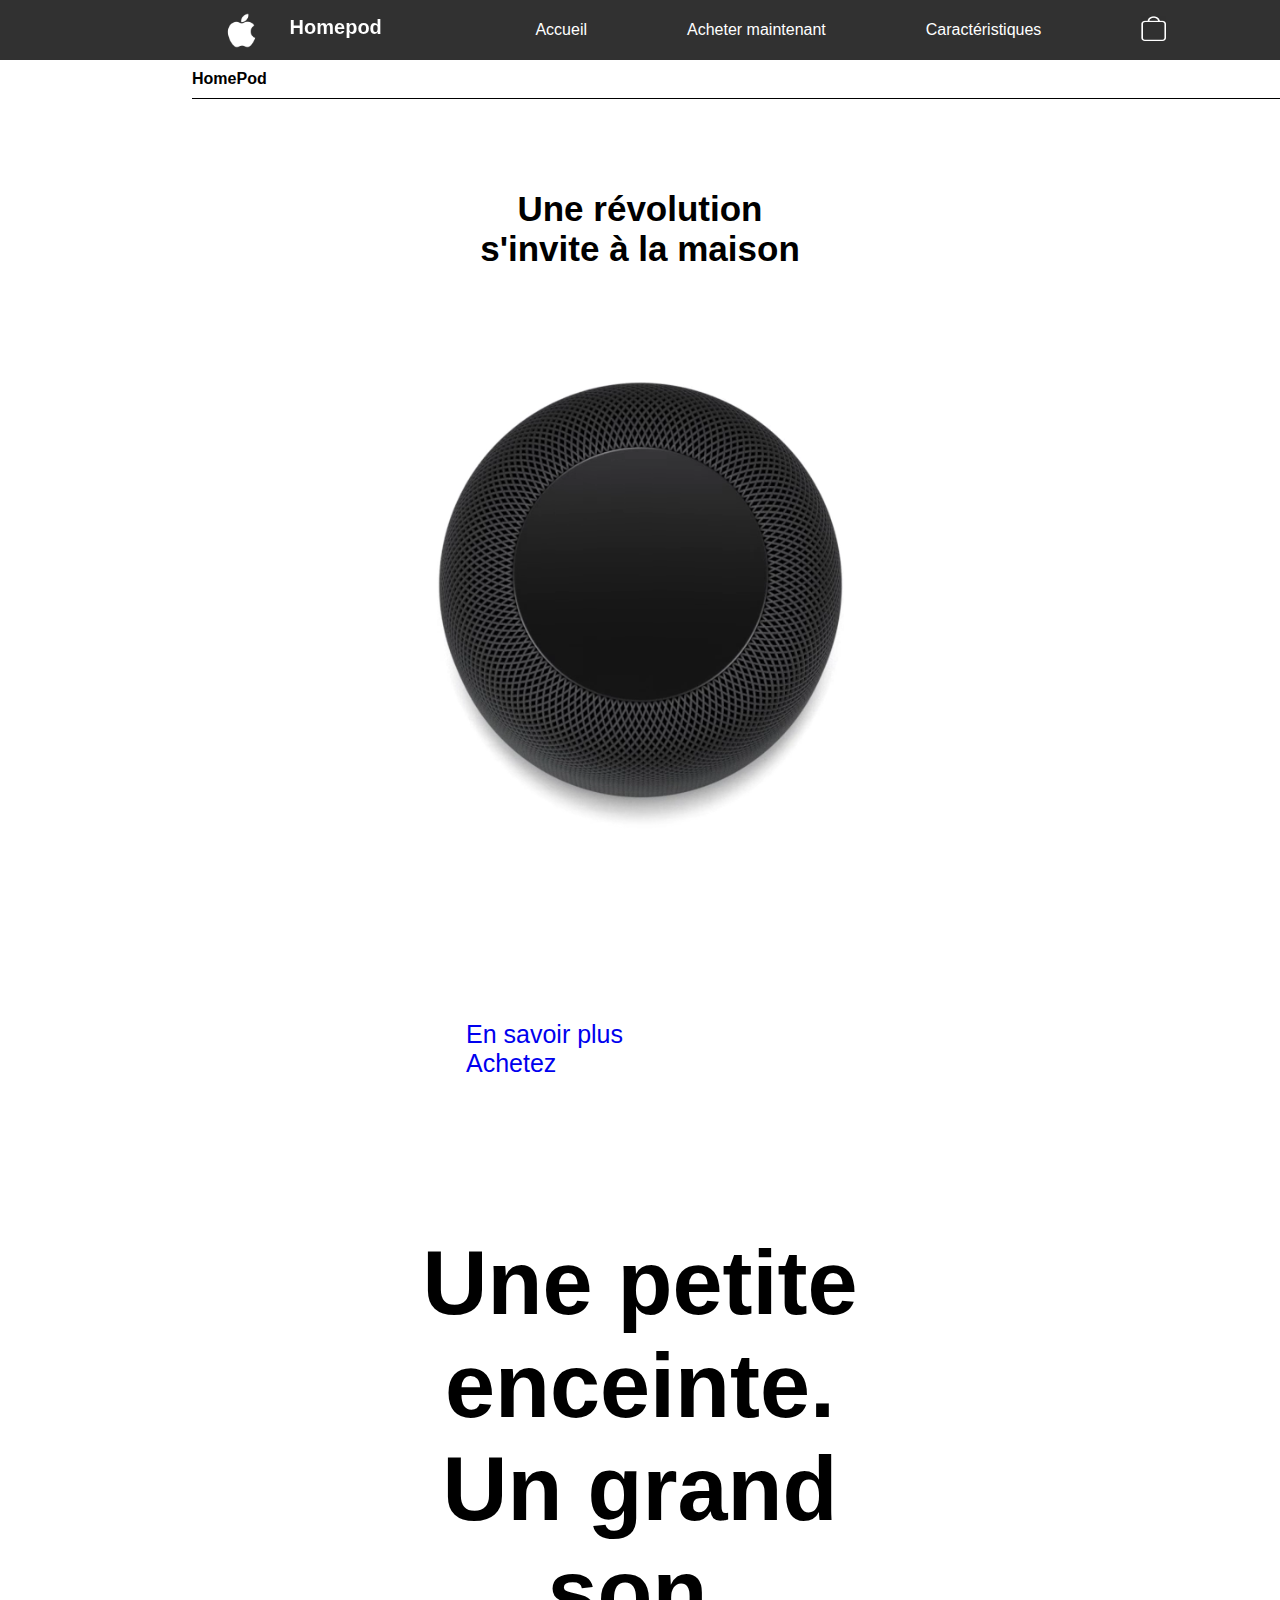
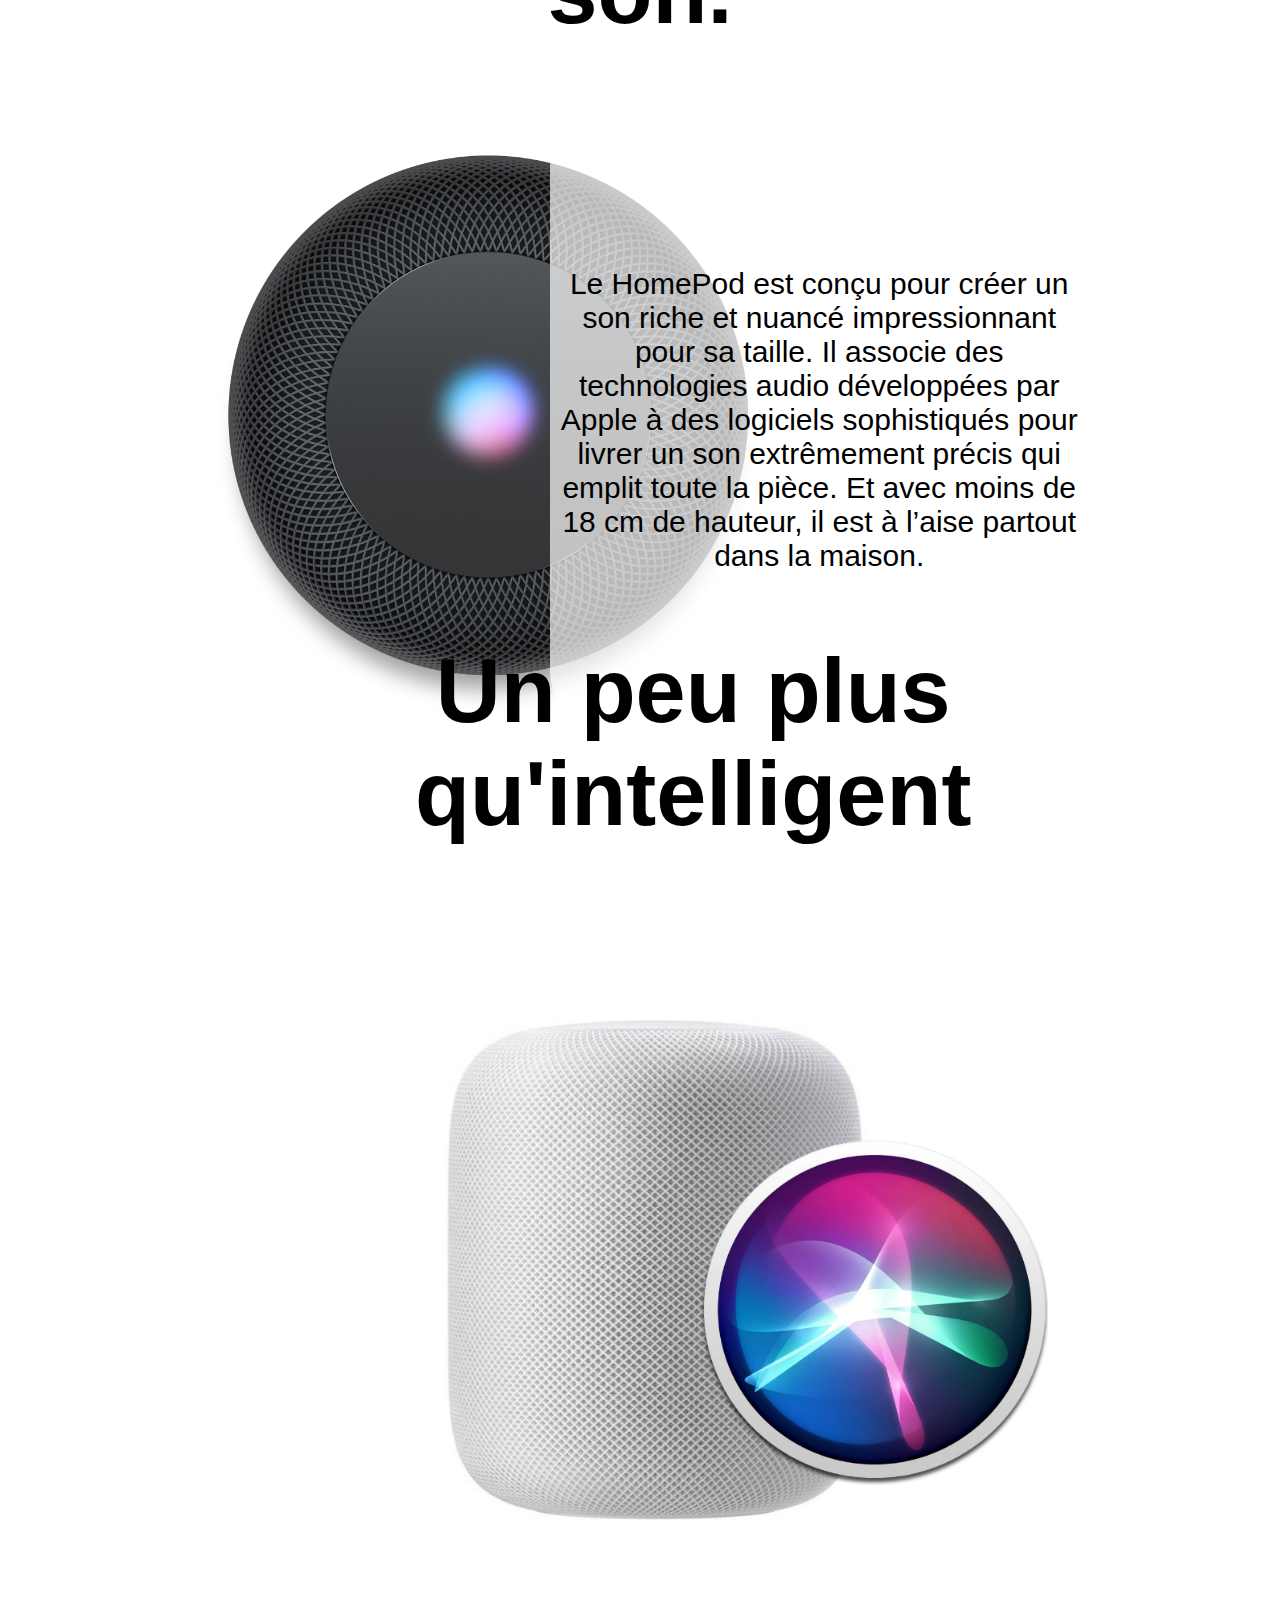
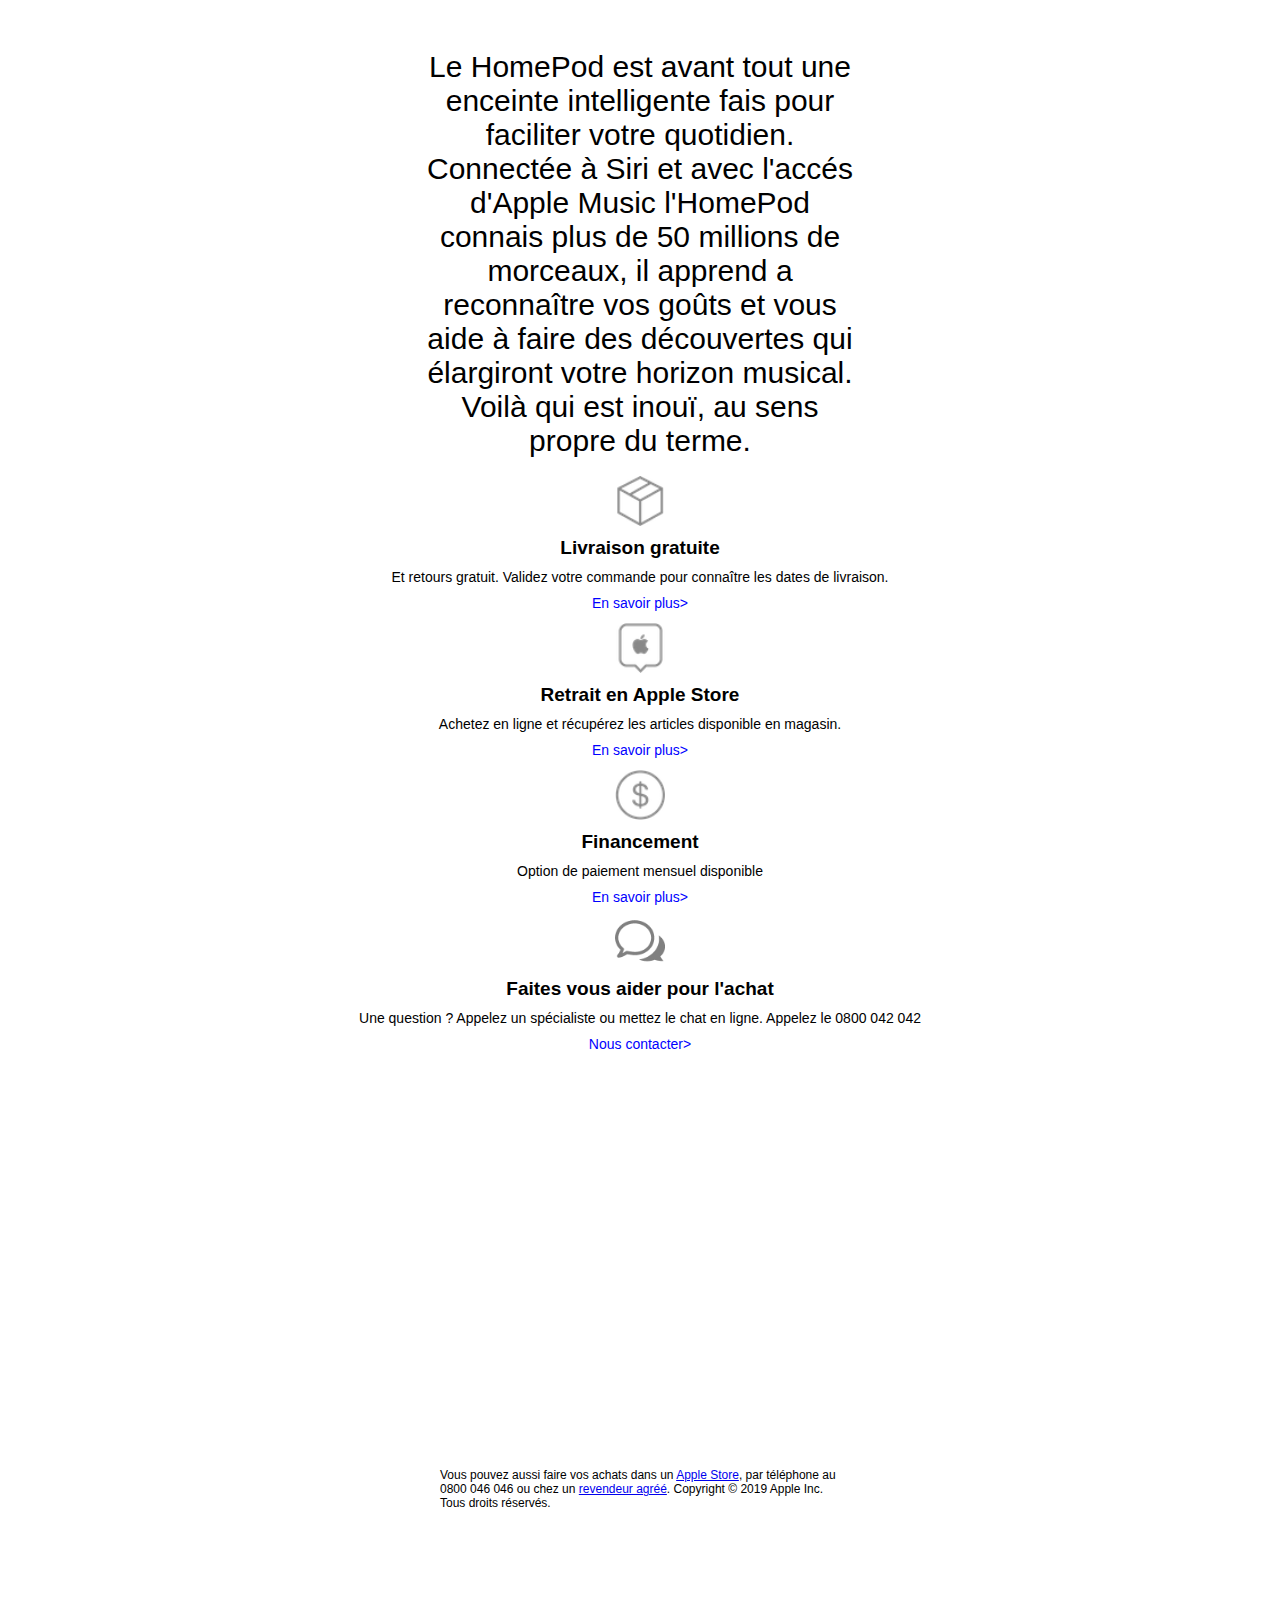
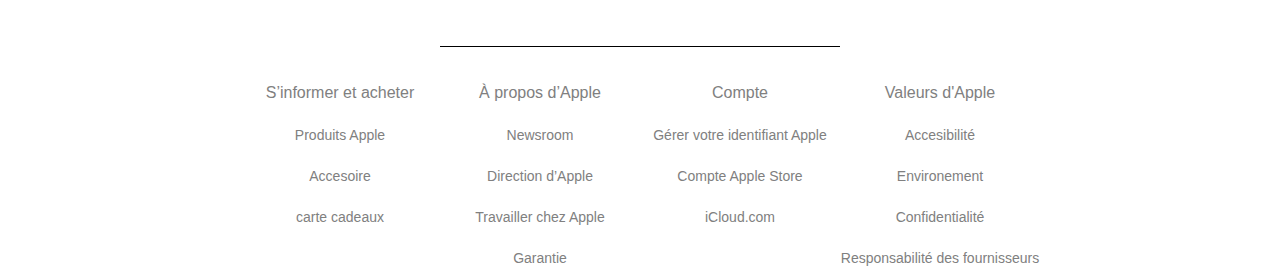
<file: index.html>
<!DOCTYPE html>
<html lang="fr">
<!DOCTYPE html>
<html lang="fr">
   <head>
      <meta charset="utf-8">
      <title>Apple Homepod</title>
      <meta name="HomePod sono connecté" content="Apple, HomePod, Music">
      <meta name="keywords" content="mots clefs du site">
      <meta name="Apple" content="HomePod">
      <link href="https://fonts.googleapis.com/css?family=Roboto" rel="stylesheet">
      <link rel="stylesheet" href="../styles/main.css">
      <link rel="stylesheet" href="../styles/main_2.css">
      <link rel="stylesheet" type="text/css" href="../slick/slick.css"/>
      <link rel="stylesheet" type="text/css" href="../slick/slick-theme.css"/>
   </head>
   <body>
      <header>
         <nav class="navigation">
            <!--début barre de navigation réutilisable..-->
            <nav id="menu_hidden" >  <!--Hamburger Menu-->
          <div id="menuToggle">

            <input type="checkbox" id="menu_hidden" />

            <span></span>
            <span></span>
            <span></span>

            <ul id="menu">
              <a href="../pages/caractéristiques.html" target="_blank"><li>Présentation</li></a>
              <a href="../pages/caractéristiques.html"><li>Caractéristiques</li></a>
              <a href="../pages/achat.html"><li>Acheter</li></a>
            </ul>
          </div>
        </nav> <!--fin du menu hamburger et début du Menu "normal"-->
        <div class="Logo_Apple">
        <div class="Sous_Logo_Apple">
          <a href="../pages/acceuil.html"><img src="../images/logo.png" alt="Logo Apple" class="Logo"></a> 
          </div>
            <h1>Homepod</h1>
        </div>
            <ul class="menu_visible">
               <li ><a href="../pages/Accueil.html" class="position_logo">Accueil</a></li>
               <li><a href="../pages/achat.html">Acheter maintenant</a></li>
               <li><a href="../pages/caractéristiques.html">Caractéristiques</a></li>
               <li> <a href="https://www.apple.com/fr/shop/bag"><img src="../images/Bag_shop.png" alt="image logo"> </a></li>
            </ul>
         </nav>
      </header>
      <main>
         <div id="Barre_achat">
            <h4 class="titre_1" >HomePod</h4>
            <button type="button" name="Acheter" class="Button_acheter"><a href="../pages/achat.html">Acheter</a></button>
         </div>
    <div class="slide_1">
      <div class="scroll_Text1">
        <h1>Une révolution s'invite à la maison</h1>
      </div>
      <div class="scroll_video">
        <video autoplay muted width="720" height="480" preload="auto" loop playBackRate='1'>
            <source src="../videos/homepod.mp4" type="video/mp4"/>
            <source src="../videos/homepod.webm" type="video/webm"/>
        </video>
      </div>
      <div class="slide_1_info">
        <ul>
          <li class="scroll_Text1_1"><a href="../pages/caractéristiques.html" target="_blank">En savoir plus</a></li>
          <li class="scroll_Text1_1"><a href="../pages/achat.html " target="_blank">Achetez</a></li>
        </ul>
      </div>
    </div>
    <div class="slide_2">
      <div class="scroll_Text2">
        <h2>Une petite enceinte. Un grand son.</h2>
      </div>
      <div class="slide_2_align">
        <div class="slide_2_img">
         <img src="../images/apple-homepod.png">
        </div>
        <div class="slide_2_text">
        <p>
          Le HomePod est conçu pour créer un son riche et nuancé impressionnant pour sa taille. Il associe des technologies audio développées par Apple à des logiciels sophistiqués pour livrer un son extrêmement précis qui emplit toute la pièce. Et avec moins de 18 cm de hauteur, il est à l’aise partout dans la maison.
        </p>
      </div>
    </div>
  </div>
  <div class="slide_3">
    <div class="scroll_Text3">
        <h2>Un peu plus qu'intelligent</h2>
      </div>
      <div class="slide_3_align">
      <div class="slide_3_img">
         <img src="../images/apple-homepod-siri.jpg">
      </div>
        <div class="slide_3_text">
        <p>
          Le HomePod est avant tout une enceinte intelligente fais pour faciliter votre quotidien. Connectée à Siri et avec l'accés d'Apple Music l'HomePod connais plus de 50 millions de morceaux, il apprend a reconnaître vos goûts et vous aide à faire des découvertes qui élargiront votre horizon musical. Voilà qui est inouï, au sens propre du terme.
        </p>
      </div>
    </div>
  </div>
    <div class="scroll_Text4">
        <div class="slide_3_text">
      </div>
    </div>
  </div>
  </main>
  </div>
  <footer>
    <div class="footer_info">
        <ul>
          <li><img src="../images/logobox.png">
            <ul>
              <li>Livraison gratuite</li>
              <li>Et retours gratuit. Validez votre commande pour connaître les dates de livraison.</li>
              <li><a href="https://www.apple.com/fr/shop/goto/shipping_and_returns">En savoir plus></a></li>
            </ul>
          </li>
          <li><img src="../images/applestore.png">
            <ul>
              <li>Retrait en Apple Store</li>
              <li>Achetez en ligne et récupérez les articles disponible en magasin.</li>
              <li><a href="https://www.apple.com/fr/shop/goto/shipping_and_returns">En savoir plus></a></li>
            </ul>
          </li>
          <li><img src="../images/euros.png">
            <ul>
              <li>Financement</li>
              <li>Option de paiement mensuel disponible</li>
              <li><a href="https://www.apple.com/fr/shop/goto/ww/financing">En savoir plus></a></li>
            </ul>
          </li>
          <li><img src="../images/chat.png">
            <ul>
              <li>Faites vous aider pour l'achat</li>
              <li>Une question ? Appelez un spécialiste ou mettez le chat en ligne. Appelez le 0800 042 042</li>
              <li><a href="https://contactretail.apple.com/?pg=COM:homepod&ap=COM&c=fr&l=fr">Nous contacter></a></li>
            </ul>
          </li>
        </ul>
      </div>
      <div class="informations">
        <p>Vous pouvez aussi faire vos achats dans un <a href="https://www.apple.com/fr/retail/">Apple Store</a>, par téléphone au  0800 046 046 ou chez un <a href="https://locate.apple.com/fr/fr/">revendeur agréé</a>. Copyright © 2019 Apple Inc. Tous droits réservés.</p>
    </div>
    <div class="information_Part2">
      <ul>
        <li><a href="#">S’informer et acheter</a>
          <ul>
            <li><a href="https://www.apple.com/fr/">Produits Apple</a></li>
            <li><a href="https://www.apple.com/fr/shop/goto/buy_accessories">Accesoire </a></li>
            <li><a href="https://www.apple.com/fr/shop/goto/giftcards">carte cadeaux</a></li>
          </ul>
        </li>
        <li><a href="#">À propos d’Apple</a>
          <ul>
            <li><a href="https://www.apple.com/fr/newsroom/">Newsroom</a></li>
            <li><a href="https://www.apple.com/fr/leadership/">Direction d’Apple</a></li>
            <li><a href="https://www.apple.com/jobs/fr/">Travailler chez Apple</a></li>
            <li><a href="https://www.apple.com/legal/warranty/statutoryrights.html">Garantie</a></li>
          </ul>
        </li>
          <li><a href="#">Compte</a>
          <ul>
            <li><a href="https://appleid.apple.com/fr/">Gérer votre identifiant Apple</a></li>
            <li><a href="https://www.apple.com/fr/shop/goto/account">Compte Apple Store</a></li>
            <li><a href="https://www.icloud.com/">iCloud.com</a></li>
          </ul>
        </li>
        <li><a href="#">Valeurs d'Apple</a>
          <ul>
            <li><a href="https://www.apple.com/fr/accessibility/">Accesibilité</a></li>
            <li><a href="https://www.apple.com/fr/environment/">Environement</a></li>
            <li><a href="https://www.apple.com/fr/privacy/">Confidentialité</a></li>
            <li><a href="https://www.apple.com/fr/supplier-responsibility/">Responsabilité des fournisseurs</a></li>
          </ul>
        </li>
      </ul>
    </div>
    </footer>
    <script src="https://ajax.googleapis.com/ajax/libs/jquery/3.1.0/jquery.min.js"></script>
    <script type="text/javascript" src="../scripts/main.js"></script>

  </body>
</file>
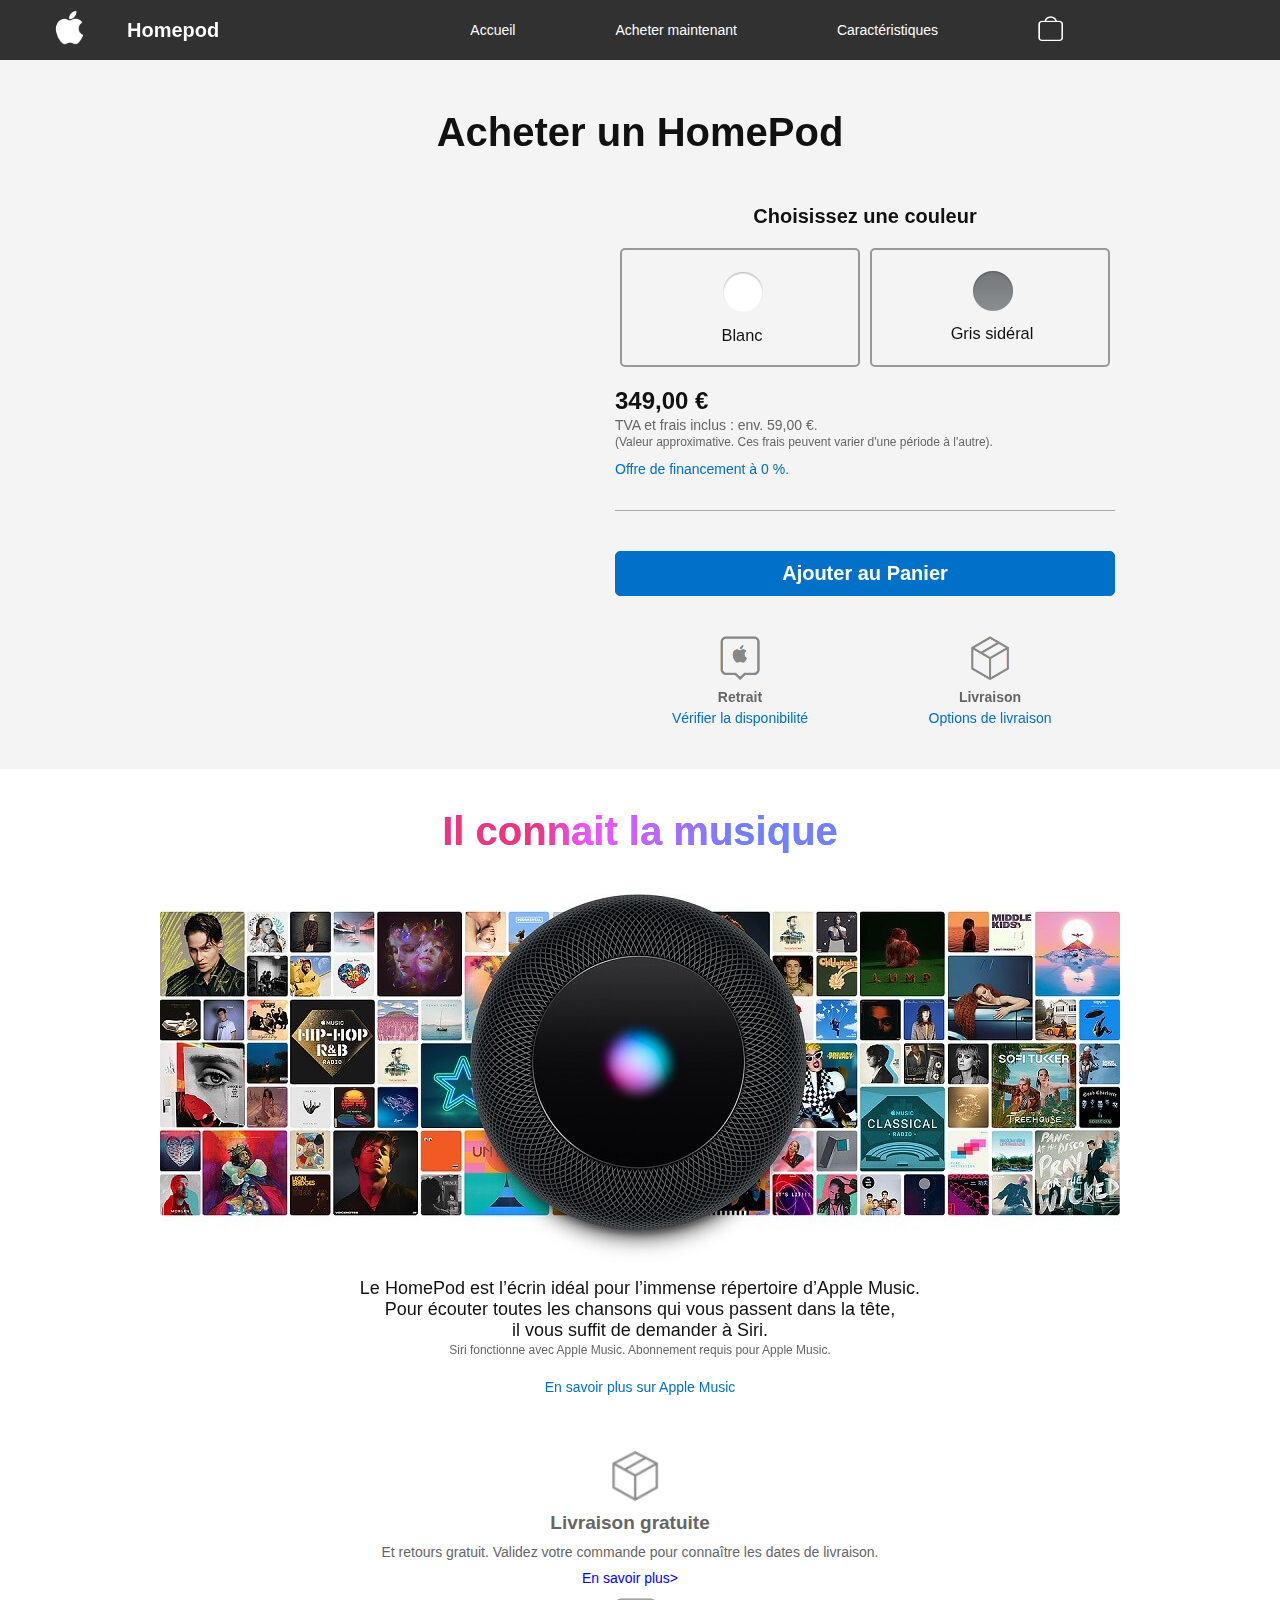
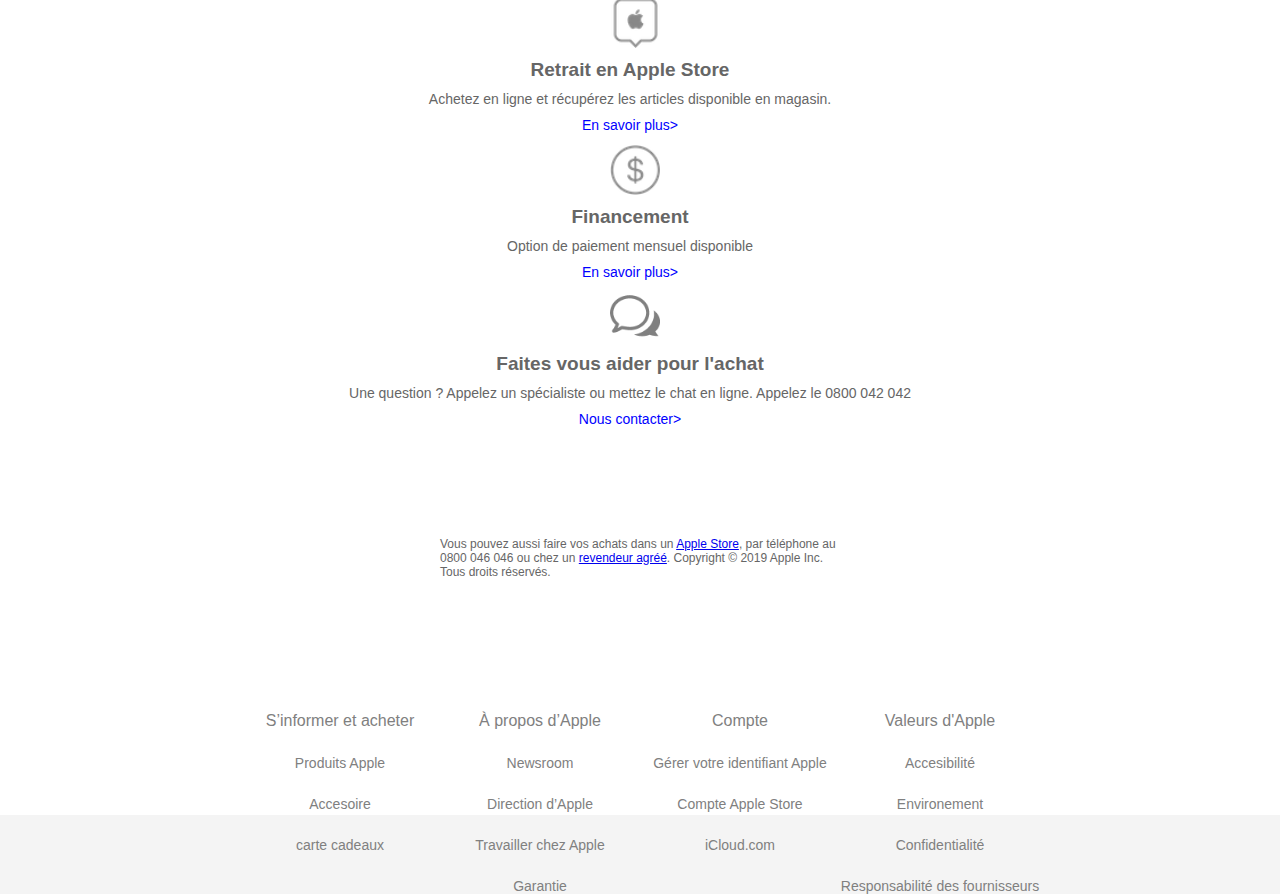
<file: pages/achat.html>
<!DOCTYPE html>
<html lang="fr">
  <head>
  	<meta charset="utf-8">
  	<title>HomePod - Apple</title>
  	<meta name="description" content="Le HomePod est une enceinte révolutionnaire qui s’adapte au lieu dans lequel elle se trouve et livre un son haute fidélité en toutes circonstances.">
  	<meta name="keywords" content="Apple, HomePod, Siri, Apple Store, Apple Music">
  	<meta name="author" content="Equipe 16">
    <link href="https://unpkg.com/aos@2.3.1/dist/aos.css" rel="stylesheet">
  	<link rel="stylesheet" href="../styles/main_3.css">
  </head>
  <body>
  </head>
  <body>
     <header>
        <nav class="navigation">
           <!--début barre de navigation réutilisable..-->
           <nav id="menu_hidden" >  <!--Hamburger Menu-->
         <div id="menuToggle">

           <input type="checkbox" id="menu_hidden" />

           <span></span>
           <span></span>
           <span></span>

           <ul id="menu">
             <a href="../pages/Acceuil.html"><li>Présentation</li></a>
             <a href="../pages/achat.html"><li>Caractéristiques</li></a>
             <a href="../pages/caractéristiques.html"><li>Acheter</li></a>
           </ul>
         </div>
       </nav> <!--fin du menu hamburger et début du Menu "normal"-->
       <div class="Logo_Apple">
       <div class="Sous_Logo_Apple">
        <a href="../pages/acceuil.html"><img src="../images/logo.png" alt="Logo Apple" class="Logo"></a> 
         </div>
           <h1>Homepod</h1>
       </div>
           <ul class="menu_visible">
              <li ><a href="../pages/Acceuil.html" class="position_logo">Accueil</a></li>
              <li><a href="../pages/achat.html">Acheter maintenant</a></li>
              <li><a href="../pages/caractéristiques.html">Caractéristiques</a></li>
              <li> <a href="https://www.apple.com/fr/shop/bag"><img src="../images/Bag_shop.png" alt="image logo"> </a></li>
           </ul>
        </nav>
     </header>
    <main>
      <h1 data-aos="fade-down" data-aos-easing="linear" data-aos-duration="1000">Acheter un HomePod</h1>
      <section id="buying_part">
        <div class="container">
          <div class="flex_layout_advanced">
            <div class="picture_content">
              <img id="picture_modifier" src="../images/homepod_current.png" alt="les HomePod">
            </div>
            <div data-aos="fade-up" data-aos-easing="linear" data-aos-duration="1000" class="picture_description">
              <h3>Choisissez une couleur</h3>
              <div class="flex_layout_advanced">
                <div class="white_color_box">
                  <div class="white_color_box_container flex_layout_alt">
                    <div class="white_color_icon">
                      <img src="../images/homepod_white_icon.png" alt="icon_blanc">
                    </div>
                    <div class="white_color_name">
                      <h3>Blanc</h3>
                    </div>
                  </div>
                </div>
                <div class="grey_color_box">
                  <div class="grey_color_box_container flex_layout_alt">
                    <div class="grey_color_icon">
                      <img src="../images/homepod_grey_icon.png" alt="icon_gris">
                    </div>
                    <div class="grey_color_name">
                      <h3>Gris sidéral</h3>
                    </div>
                  </div>
                </div>
              </div>
              <div class="picture_description_info">
                <h3>349,00 €</h3>
                <p>TVA et frais inclus : env. 59,00 €.</p>
                <p>(Valeur approximative. Ces frais peuvent varier d'une période à l'autre).</p>
                <a href="https://www.apple.com/fr/shop/browse/finance/loan" target="_blank" title="offre de financement">Offre de financement à 0 %.</a>
              </div>
              <div class="picture_description_buy">
                <h3><a href="https://www.apple.com/fr/shop/bag" target="_blank" title="ajouter au panier">Ajouter au Panier</a></h3>
              </div>
              <div class="picture_description_info_commandes flex_layout_advanced">
                <div class="picture_description_info_retrait">
                  <img src="../images/apple_store_icon.png" alt="logo_apple_store">
                  <h4>Retrait</h4>
                  <a href="https://www.apple.com/fr/retail/" target="_blank" title="Vérifier la disponibilité">Vérifier la disponibilité</a>
                </div>
                <div class="picture_description_info_livraison">
                  <img src="../images/apple_package_icon.png" alt="apple_package_icon">
                  <h4>Livraison</h4>
                  <a href="https://www.apple.com/fr/retail/" target="_blank" title="Options de livraison">Options de livraison</a>
                </div>
              </div>
            </div>
          </div>
        </div>
      </section>
      <section id="music_part">
        <div class="container">
          <div data-aos="fade-up" data-aos-easing="linear" data-aos-duration="1000" class="music_part_description">
            <h2>Il connait la musique</h2>
            <img src="../images/homepod_music.jpg" alt="apple_music_homepod">
            <span>Le HomePod est l’écrin idéal pour l’immense répertoire d’Apple Music.<br> Pour écouter toutes les chansons qui vous passent dans la tête,<br> il vous suffit de demander à Siri.</span>
            <span>Siri fonctionne avec Apple Music. Abonnement requis pour Apple Music.</span>
            <a href="https://www.apple.com/fr/music/" target="_blank" title="En savoir plus">En savoir plus sur Apple Music</a>
          </div>
        </div>
      </section>
    </main>

    <footer>
      <div class="footer_info">
        <ul>
          <li><img src="../images/logobox.png">
            <ul>
              <li>Livraison gratuite</li>
              <li>Et retours gratuit. Validez votre commande pour connaître les dates de livraison.</li>
              <li><a href="https://www.apple.com/fr/shop/goto/shipping_and_returns">En savoir plus></a></li>
            </ul>
          </li>
          <li><img src="../images/applestore.png">
            <ul>
              <li>Retrait en Apple Store</li>
              <li>Achetez en ligne et récupérez les articles disponible en magasin.</li>
              <li><a href="https://www.apple.com/fr/shop/goto/shipping_and_returns">En savoir plus></a></li>
            </ul>
          </li>
          <li><img src="../images/euros.png">
            <ul>
              <li>Financement</li>
              <li>Option de paiement mensuel disponible</li>
              <li><a href="https://www.apple.com/fr/shop/goto/ww/financing">En savoir plus></a></li>
            </ul>
          </li>
          <li><img src="../images/chat.png">
            <ul>
              <li>Faites vous aider pour l'achat</li>
              <li>Une question ? Appelez un spécialiste ou mettez le chat en ligne. Appelez le 0800 042 042</li>
              <li><a href="https://contactretail.apple.com/?pg=COM:homepod&ap=COM&c=fr&l=fr">Nous contacter></a></li>
            </ul>
          </li>
        </ul>
      </div>
      <div class="informations">
        <p>Vous pouvez aussi faire vos achats dans un <a href="https://www.apple.com/fr/retail/">Apple Store</a>, par téléphone au  0800 046 046 ou chez un <a href="https://locate.apple.com/fr/fr/">revendeur agréé</a>. Copyright © 2019 Apple Inc. Tous droits réservés.</p>
    </div>
    <div class="information_Part2">
      <ul>
        <li><a href="#">S’informer et acheter</a>
          <ul>
            <li><a href="https://www.apple.com/fr/">Produits Apple</a></li>
            <li><a href="https://www.apple.com/fr/shop/goto/buy_accessories">Accesoire </a></li>
            <li><a href="https://www.apple.com/fr/shop/goto/giftcards">carte cadeaux</a></li>
          </ul>
        </li>
        <li><a href="#">À propos d’Apple</a>
          <ul>
            <li><a href="https://www.apple.com/fr/newsroom/">Newsroom</a></li>
            <li><a href="https://www.apple.com/fr/leadership/">Direction d’Apple</a></li>
            <li><a href="https://www.apple.com/jobs/fr/">Travailler chez Apple</a></li>
            <li><a href="https://www.apple.com/legal/warranty/statutoryrights.html">Garantie</a></li>
          </ul>
        </li>
          <li><a href="#">Compte</a>
          <ul>
            <li><a href="https://appleid.apple.com/fr/">Gérer votre identifiant Apple</a></li>
            <li><a href="https://www.apple.com/fr/shop/goto/account">Compte Apple Store</a></li>
            <li><a href="https://www.icloud.com/">iCloud.com</a></li>
          </ul>
        </li>
        <li><a href="#">Valeurs d'Apple</a>
          <ul>
            <li><a href="https://www.apple.com/fr/accessibility/">Accesibilité</a></li>
            <li><a href="https://www.apple.com/fr/environment/">Environement</a></li>
            <li><a href="https://www.apple.com/fr/privacy/">Confidentialité</a></li>
            <li><a href="https://www.apple.com/fr/supplier-responsibility/">Responsabilité des fournisseurs</a></li>
          </ul>
        </li>
      </ul>
    </div>
    </footer>
    <script src="../scripts/main_3.js"></script>
    <script src="https://unpkg.com/aos@2.3.1/dist/aos.js"></script>
    <script>
      AOS.init();
    </script>
  </body>
</html>
</file>
<file: styles/main.css>
body
{
  margin:0;
  padding:0;
  font-family: "SF Pro Display", sans-serif;
  font-size:16px;
  background-color: white;
}
.background_color
{
  background-color: black;
}
.shop_bag{
  height: 30px;
  width: 25px;
}
.navigation
{
  background: rgba(45,45,45,0.98);
  max-height: 60px;
  display: flex;
  justify-content: flex-start;
  align-items: center;
}

.navigation ul{
  display: flex;
  justify-content: center;
  list-style: none;
  align-items: center;
  color: white;
  width: 100%;
}
.navigation ul li{
  padding: 0px 50px 0px 50px
}


.navigation a{
  text-decoration: none;
  color: white;
  transition: 1s;
  font-family: "SF Pro Display Light", sans-serif;
  height: 45px;
  width: 45px;
}

.menu_visible li img{
  height: 25px;
  width: 25px;
}

.navigation a:hover{
  color: grey;
}

.navigation h1{
    font-size: 20px;
    color: white;
    transition: 1s;
    background:white;
    -webkit-background-clip: text;
    -webkit-text-fill-color: transparent;
}
}

.navigation img
{
  height: 50px;
  width: 50px;
  margin-right: 0px;
}

/* FIN Du Header */
/* Main */
.scroll_Text1, .scroll_Text1_1, .scroll_Text2, .scroll_Text3, .scroll_Text4
{
  transition: opacity 0.5s  ease-in;
  opacity:  1;
  display: none;
}

.slide_1
{
  width: 100%;
  height: 1000px;
  margin: 0 auto;
  background-color: white;
  margin-bottom: 8px;
}

.slide_2
{
  width: 100%;
  height: 1000px;
  margin: 0 auto;
  background-color: white;
  margin-bottom: 8px;
}

.slide_3
{
  width: 100%;
  height: 1400px;
  margin: 0 auto;
  background-color: white;
  margin-bottom: 8px;
}
.slide_4
{
  width: 100%;
  height: 1400px;
  margin: 0 auto;
  background-color: white;
  margin-bottom: 8px;
}

.opacityHidden
{
  opacity:  0;
}

.slide_1 h1
{
  font-size: 60px;
}

h2
{
  font-size: 50px;
}

.scroll_Text1
{
  width: 40%;
  height: 150px;
  margin: 0 auto;
  text-align: center;
  display: flex;
  align-items: center;
  font-size: 25px;
  padding-top: 50px;
}

.scroll_Text2
{
  width: 450px;
  margin: 0 auto;
  text-align: center;
  display: flex;
  align-items: center;
  font-size: 30px;
  padding-top: 50px;
}

.scroll_Text3
{
  width: 450px;
  margin: 0 auto;
  text-align: center;
  display: flex;
  align-items: center;
  font-size: 30px;
  padding-top: 50px;
}

.scroll_Text4
{
  width: 450px;
  margin: 0 auto;
  text-align: center;
  display: flex;
  align-items: center;
  font-size: 30px;
  padding-top: 50px;
}

.scroll_video
{
  width: 60%;
  margin: 0 auto;
  display: flex;
  justify-content: center;
}
.scoll_video video{
  width: 60%;
  height: 40%;
}

.slide_1_info
{
  width: 50%;
  height: 30%;
  margin:0 auto;
  display: flex;
  justify-content: center;
  align-items: center;
}

.slide_1_info ul
{
  padding: 0px;
}

.slide_1_info li
{
  display: inline;
  margin: 0px 50px 0px 50px;
}

.slide_1_info a
{
  text-decoration: none;
  font-size: 25px;
}

.desc_title
{
  width: 70%;
  margin: 0 auto;
  text-align: center;
  font-size: 20px;
  padding-top: 20px;
}

.slide_2_align
{
  display: flex;
  justify-content: space-around;
}

.slide_2_img
{
  width: 40%;
  text-align: center;
}

.slide_2_img img
{
  width: 600px;
  height: 600px;
}

.slide_2_text
{
  text-align: center;
  width: 35%;
  display: flex;
  align-items: center;
  padding-right: 150px;
}

.slide_2_text p
{
  font-size: 30px;
}

.slide_3_align
{
  display: flex;
  flex-direction: column;
  align-items: center;
  width: 100%;
  margin: 0 auto;
}

.slide_3_img
{
  width: 100%;
  margin: 0 auto;
  display: flex;
  justify-content: center;
  padding-top: 100px;
}

.slide_3_img img
{
  width: 615px;
  height: 500px;
  padding-left: 200px;
}

.slide_3_text
{
  text-align: center;
  width: 50%;
  display: flex;
  align-items: center;
  margin-top: 100px;
}

.slide_3_text p
{
  font-size: 30px;
}

.slide_4_sliders
{
  width: 800px;
  height: 600px;
  border: solid 1px ;

}

.slide_4_align
{
  display: flex;
  justify-content: space-around;
}


.slide_4_text
{
  text-align: center;
  width: 35%;
  display: flex;
  align-items: center;
  padding-right: 150px;
}

.slide_4_text p
{
  font-size: 30px;
}

/* 1menu submenu */
footer
{
  height: 1000px;
  display: flex;
  justify-content: center;
  flex-direction: column;
  align-items: center;
  background-color: white;
}

#menu_hidden{   /*Classe indispensable pour le menu responsive*/
  visibility: hidden;
  height: 1%;
  width: 1%;
}

.Button_acheter{
display: block;
width: 120px;
height: 32px;
text-align: center;
vertical-align: middle;
background: linear-gradient(#42a1ec, #0070c9);
border: white;
border-radius: 4px;
}
.Button_acheter:hover{
  background: linear-gradient(#0070c9, #42a1ec);
}

.Button_acheter a {
  color: white;
  text-decoration: none;
  font-family: "SF Pro Display Light", sans-serif;
}

.fixtop{
  z-index: 9999;
  position: fixed;
  top: 0;
/* Mise en forme */
}

#Barre_achat{
  width: 100%;
  display: flex;
  justify-content: space-between;
  align-items: center;
  height: 38px;
  border-bottom: 1px solid black;
  background: rgba(255, 255, 255,0.6);
  width: 1450px;
}


.Sous_Logo_Apple{
width: 19%;
}

.Sous_Logo_Apple img{
  height: 45px;
  width: 45px;
  margin-top: 5px;
}


.Logo_Apple{
  display: flex;
  justify-content: flex-end;
  width: 43%;
}

.footer_info
{
  width: 50%;
  height: 260px;
  display: flex;
  justify-content: center;
  align-items: center;
  text-align: center;
  font-size: 14px;
}

.footer_info  li
{
  display: inline;
  text-align: center;
  width: 90%;
  margin: 0 auto;
  padding: 8px 10px 2px 10px;
}

.footer_info  li li
{
  display: block;
}

.footer_info img
{
  height: 50px;
  width: 50px;
}

.footer_info ul
{
  display: flex;
  justify-content: center;
  margin: 0px;
  padding: 0px;
}

.footer_info ul ul
{
  display: flex;
  flex-direction: column;
}

.footer_info ul li li:first-child
{
  font-weight: bold;
  font-size: 19px;
}

.footer_info a
{
  text-decoration: none;
  color: blue;
}

/* fin 1menue submenue */
.informations
{
  height: 40px;
  border-bottom: solid 1px;
  font-size: 12px;
}

/* 2menu submenu */
.information_Part2
{
  width: 50%;
  height: 300px;
  display: flex;
  justify-content: center;
  align-items: center;
  font-size: 12px;
  text-align: center;
}

.information_Part2 li
{
  list-style: none;
  width: 200px;
  padding-top: 25px;
  font-size: 16px;
}

.information_Part2  li li
{
  display: block;
  text-align: center;
  font-size: 14px;
}

.information_Part2 ul
{
  display: flex;
  padding: 0px;
}

.information_Part2 ul ul
{
  display: flex;
  flex-direction: column;
}

.information_Part2 a
{
  text-decoration: none;
  color: grey;
}

/* responsive /!\ */
@media screen and (min-width: 0px) and (max-width: 1460px)
{
  .footer_info
  {
    width: 50%;
    height: 60%;
    text-align: center;
    margin-bottom: 50px;
    padding: 400px 0px 250px 0px;
  }

  .footer_info ul
  {
    display: block;
    padding: 0;
  }

  .footer_info li
  {
    display: block;
    width: 100%;
    padding-left: 0px;
  }

  .footer_info img
  {
    height: 50px;
    width: 50px;
    margin-left: 0px;
  }

  .informations
  {
    width: 400px;
    padding-bottom: 150px;
    padding-top: 100px;
  }

  /* RESPONSIVE DU BODY /*/
  .slide_2_text
  {
    width: 700px;
    background-color: rgba(255,255,255,0.7);
    padding-right: 0px;
    border-radius: 50px 50px 50px 50px;
  }

  .slide_1 h1
  {
    padding-top: 160px;
    padding-bottom: 150px;
    font-size: 35px;
  }

  /* RESPONSIVE DU BODY /*/
}

@media screen and (min-width: 0px) and (max-width: 830px)
{
  footer
  {
    height: 2200px;
  }

  .footer_info
  {
    height: 800px;
    padding: 0px;
    margin: 0px;
  }

  .information_Part2
  {
    width: 100%;
    height: 500px;
    text-align: center;
    padding: 0px 0px px 0px;
  }

  .information_Part2  li
  {
    list-style: none;
    width: 300px;
    padding-top: 25px;
    font-size: 18px;
  }

  .information_Part2 ul
  {
    display: flex;
    flex-wrap: wrap;
    justify-content: center;
    padding-bottom: 60px;
  }

  .informations
  {
    text-align: center;
    font-size: 12px;
    border: solid 0px;
    padding-top: 100px;
    padding-bottom: 300px;
    width: 400px;
  }

  /* RESPONSIVE DU BODY /*/
  .slide_1
  {
    width: 100%;
    height:1000px;
  }

  .slide_1 h1
  {
    padding-top: 160px;
    padding-bottom: 150px;
    font-size: 35px;
  }

  video
  {
    width: 300px;
  }

  .slide_1_info
  {
    text-align: center;
  }

  .slide_3_text
  {
    width: 100%;
    height: 120px;
  }
}

/* RESPONSIVE DU BODY /*/
@media screen and (min-width: 0px) and (max-width: 600px)
{
  .informations
  {
    padding-top: 400px;
    padding-bottom: 300px;
    width: 200px;
  }

  .information_Part2
  {
    margin-top: 240px;
  }

  .information_Part2 ul
  {
    padding-bottom: 30px;
  }

  .footer_info
  {
    margin-top: 400px;
  }

  /* RESPONSIVE DU BODY */
}

@media screen and (min-width: 100px) and (max-width: 500px)
{
  /* RESPONSIVE DU BODY */
  .slide_1_info
  {
    text-align: center;
    width: 150px;
    margin: 0px;
    display: inline;
  }

  /* RESPONSIVE DU BODY */
  .informations
  {
    padding-top: 0px;
    background-color: red;
  }

}

@media all and (min-width: 0px) and (max-width: 249px) {

/*CECI EST LE MENU HAMBURGER POUR LE RESPONSIVE*/
  .navigation{
    display: flex;
    justify-content: flex-start;
  }

  .menu_visible{
    visibility: hidden;
  }

  #menu_hidden{
    visibility: visible;
  }

  a
  {
    text-decoration: none;
    color: #232323;

    transition: color 0.3s ease;
  }

  a:hover
  {
    color: grey;
  }

  #menuToggle
  {
    display: block;
    position: relative;
    top: 5px;
    left: 50px;

    z-index: 1;

    -webkit-user-select: none;
    user-select: none;
  }

  #menuToggle input
  {
    display: block;
    width: 40px;
    height: 32px;
    position: absolute;
    top: -7px;
    left: -5px;

    cursor: pointer;

    opacity: 0; /* hide this */
    z-index: 2; /* and place it over the hamburger */

    -webkit-touch-callout: none;
  }

  #menuToggle span
  {
    display: block;
    width: 33px;
    height: 4px;
    margin-bottom: 5px;
    position: relative;

    background: #cdcdcd;
    border-radius: 3px;

    z-index: 1;

    transform-origin: 4px 0px;

    transition: transform 0.5s cubic-bezier(0.77,0.2,0.05,1.0),
                background 0.5s cubic-bezier(0.77,0.2,0.05,1.0),
                opacity 0.55s ease;
  }

  #menuToggle span:first-child
  {
    transform-origin: 0% 0%;
  }

  #menuToggle span:nth-last-child(2)
  {
    transform-origin: 0% 100%;
  }

  #menuToggle input:checked ~ span
  {
    opacity: 1;
    transform: rotate(45deg) translate(-2px, -1px);
    background: #232323;
  }

  #menuToggle input:checked ~ span:nth-last-child(3)
  {
    opacity: 0;
    transform: rotate(0deg) scale(0.2, 0.2);
  }

  #menuToggle input:checked ~ span:nth-last-child(2)
  {
    transform: rotate(-45deg) translate(0, -1px);
  }

  #menu
  {
    position: absolute;
    width: 480px;
    margin: -100px 0 0 -50px;
    padding: 50px;
    padding-top: 125px;

    background: rgba(45,45,45,0.98);
    list-style-type: none;
    -webkit-font-smoothing: antialiased;
    /* pour arrêter le scintillement en safari*/
    transform-origin: 0% 0%;
    transform: translate(-100%, 0);

    transition: transform 0.5s cubic-bezier(0.77,0.2,0.05,1.0);
  }

  #menu li
  {
    padding: 10px 0;
    font-size: 22px;
    color: white;
  }

  #menuToggle input:checked ~ ul
  {
    transform: none;
  }
#menuToggle ul {
  display: flex;
  flex-direction: column;
  align-items: flex-start;
}

.Logo_Apple{
visibility: hidden;
}
}

@media all and (min-width: 250px) and (max-width: 549px) {
  #Barre_achat{
    display:flex;
    justify-content: space-between;
    width: 340px;
  }
/*CECI EST LE MENU HAMBURGER POUR LE RESPONSIVE*/
  .navigation{
    display: flex;
    justify-content: flex-start;
  }

  .menu_visible{
    visibility: hidden;
  }

  #menu_hidden{
    visibility: visible;
  }

  a
  {
    text-decoration: none;
    color: #232323;

    transition: color 0.3s ease;
  }

  a:hover
  {
    color: grey;
  }

  #menuToggle
  {
    display: block;
    position: relative;
    top: 5px;
    left: 50px;

    z-index: 1;

    -webkit-user-select: none;
    user-select: none;
  }

  #menuToggle input
  {
    display: block;
    width: 40px;
    height: 32px;
    position: absolute;
    top: -7px;
    left: -5px;

    cursor: pointer;

    opacity: 0; /* hide this */
    z-index: 2; /* and place it over the hamburger */

    -webkit-touch-callout: none;
  }

  #menuToggle span
  {
    display: block;
    width: 33px;
    height: 4px;
    margin-bottom: 5px;
    position: relative;

    background: #cdcdcd;
    border-radius: 3px;

    z-index: 1;

    transform-origin: 4px 0px;

    transition: transform 0.5s cubic-bezier(0.77,0.2,0.05,1.0),
                background 0.5s cubic-bezier(0.77,0.2,0.05,1.0),
                opacity 0.55s ease;
  }

  #menuToggle span:first-child
  {
    transform-origin: 0% 0%;
  }

  #menuToggle span:nth-last-child(2)
  {
    transform-origin: 0% 100%;
  }

  #menuToggle input:checked ~ span
  {
    opacity: 1;
    transform: rotate(45deg) translate(-2px, -1px);
    background: #232323;
  }

  #menuToggle input:checked ~ span:nth-last-child(3)
  {
    opacity: 0;
    transform: rotate(0deg) scale(0.2, 0.2);
  }

  #menuToggle input:checked ~ span:nth-last-child(2)
  {
    transform: rotate(-45deg) translate(0, -1px);
  }

  #menu
  {
    position: absolute;
    width: 480px;
    margin: -100px 0 0 -50px;
    padding: 50px;
    padding-top: 125px;

    background: rgba(45,45,45,0.98);
    list-style-type: none;
    -webkit-font-smoothing: antialiased;
    /* pour arrêter le scintillement en safari*/

    transform-origin: 0% 0%;
    transform: translate(-100%, 0);

    transition: transform 0.5s cubic-bezier(0.77,0.2,0.05,1.0);
  }

  #menu li
  {
    padding: 10px 0;
    font-size: 22px;
    color: white;
  }

  #menuToggle input:checked ~ ul
  {
    transform: none;
  }
#menuToggle ul {
  display: flex;
  flex-direction: column;
  align-items: flex-start;
}
.Logo_Apple{
visibility: hidden;
}

}

@media all and (min-width: 550px) and (max-width: 799px) {
#Barre_achat{
  width: 500px;
}
  .menu_visible{
    visibility: hidden;
  }

  #menu_hidden{
    visibility: visible;
  }

  a  {
    text-decoration: none;
    color: #232323;

    transition: color 0.3s ease;
  }

  a:hover
  {
    color: grey;
  }

  #menuToggle
  {
    display: block;
    position: relative;
    top: 5px;
    left: 50px;

    z-index: 1;

    -webkit-user-select: none;
    user-select: none;
  }

  #menuToggle input
  {
    display: block;
    width: 40px;
    height: 32px;
    position: absolute;
    top: -7px;
    left: -5px;

    cursor: pointer;

    opacity: 0; /* hide this */
    z-index: 2; /* and place it over the hamburger */

    -webkit-touch-callout: none;
  }

  #menuToggle span
  {
    display: block;
    width: 33px;
    height: 4px;
    margin-bottom: 5px;
    position: relative;

    background: #cdcdcd;
    border-radius: 3px;

    z-index: 1;

    transform-origin: 4px 0px;

    transition: transform 0.5s cubic-bezier(0.77,0.2,0.05,1.0),
                background 0.5s cubic-bezier(0.77,0.2,0.05,1.0),
                opacity 0.55s ease;
  }

  #menuToggle span:first-child
  {
    transform-origin: 0% 0%;
  }

  #menuToggle span:nth-last-child(2)
  {
    transform-origin: 0% 100%;
  }

  #menuToggle input:checked ~ span
  {
    opacity: 1;
    transform: rotate(45deg) translate(-2px, -1px);
    background: #232323;
  }

  #menuToggle input:checked ~ span:nth-last-child(3)
  {
    opacity: 0;
    transform: rotate(0deg) scale(0.2, 0.2);
  }

  #menuToggle input:checked ~ span:nth-last-child(2)
  {
    transform: rotate(-45deg) translate(0, -1px);
  }

  #menu
  {
    position: absolute;
    width: 480px;
    margin: -100px 0 0 -50px;
    padding: 50px;
    padding-top: 125px;

    background: rgba(45,45,45,0.98);
    list-style-type: none;
    -webkit-font-smoothing: antialiased;
    /* pour arrêter le scintillement en safari*/

    transform-origin: 0% 0%;
    transform: translate(-100%, 0);
  }

  #menu li
  {
    padding: 10px 0;
    font-size: 22px;
    color: white;
  }

  #menuToggle input:checked ~ ul
  {
    transform: none;
  }
#menuToggle ul {
  display: flex;
  flex-direction: column;
  align-items: flex-start;
}
.Logo_Apple{
visibility: hidden;
}
}
</file>
<file: styles/main_2.css>
main{
  width: 70%;
  margin: auto;
  display: block;
}


.Caractéristiques_simple{
  display: flex;
  flex-direction: row;
  justify-content: space-between;
  padding-top: 50px;
  max-width: 1300px;

}

.Caractéristiques_simple ul li {
    list-style: none;
    font-family: "SF Pro Display Light", sans-serif;
    max-width: 500px;
}

.h3_photo_HomePod{
  height: 70%;
  width: 40%;
  margin-left: 25px;
}

h2+p {
  font-size: 150%;
}


.Button_acheter{
display: block;
width: 120px;
height: 32px;
text-align: center;
vertical-align: middle;
background: linear-gradient(#42a1ec, #0070c9);
border: white;
border-radius: 4px;
}
.Button_acheter:hover{
  background: linear-gradient(#0070c9, #42a1ec);
}

.Button_acheter a {
  color: white;
  text-decoration: none;
  font-family: "SF Pro Display Light", sans-serif;
}

.Afficher_more a{
  margin-left: 40px;
}

.titre_2{
  margin-left: 30px;
  font-size: 300%;
}

.Caractéristiques_tech{
  padding-top: 50px;
  height: 500px;
  display: flex;
  justify-content: space-between;
  max-width: 1300px;
}

.Caractéristiques_tech ul li {
  list-style: none;
  line-height: 25px;
}

.Caractéristiques_tech ul{
  padding-top: 25px;
}

.ul_photo_HomePod{
  height: 100%;
  width: 50%;
  margin-left: 20px;
}

video{
  height: 600px;
  width: 1000px;
}

div>h2{
  font-size: 300%;
}

.img_video{
  text-align: center;
  width: 100%;
}

.video_div{
  width: 100%;
  display: flex;
  justify-content: center;
}

#toggle{
  height:auto;
  margin:1em;
  text-align:center;
  display: flex;
  justify-content: center;
 }

#toggle p {
  text-align:center;
  padding:0
}

#toggle ul li {
  list-style: none;
}

.toggle_p_1{
width: 300px;
line-height: 150%;
}

.toggle_p_2{
width: 300px;
line-height: 150%;
}

.toggle_p_3{
  line-height: 120%;
}

.button_affichez{

}

.button_affichez a{

}



/*Responsive caractéristiques*/
@media all and (min-width: 1281px) and (max-width: 1580px){

  .Caractéristiques_simple{
    display: flex;
    flex-direction: column;
  }
  .Caractéristiques_tech{
    display: flex;
    flex-direction: column;
    height: 150%;
  }
  .img_video{
    display: flex;
    flex-direction: column;
  }
  video{
    width: 100%;
    height: 100%;
  }
  .h3_photo_HomePod{
    height: 50%;
    width: 50%;
  }
  .ul_photo_HomePod{
    height: 50%;
    width: 50%;
  }
}



@media all and (min-width: 1024px) and (max-width: 1280px) {
  .Caractéristiques_simple{
    display: flex;
    flex-direction: column;
  }
  .Caractéristiques_tech{
    display: flex;
    flex-direction: column;
    height: 150%;
  }
  .img_video{
    display: flex;
    flex-direction: column;
  }
  video{
    width: 100%;
  }
  .h3_photo_HomePod {
    height: 50%;
    width:50%;
  }
  .ul_photo_HomePod{
    height: 50%;
    width: 50%;
  }
}

@media all and (min-width: 800px) and (max-width: 1023px) {
  .Caractéristiques_simple{
    display: flex;
    flex-direction: column;
  }
  .Caractéristiques_tech{
    display: flex;
    flex-direction: column;
    height: 150%;
  }
  .img_video{
    display: flex;
    flex-direction: column;
  }
  video{
    width: 100%;
    height: 100%;
  }
  .h3_photo_HomePod{
    height: 50%;
    width: 50%;
  }
  .ul_photo_HomePod{
    height: 50%;
    width: 50%;
  }
}

@media all and (min-width: 550px) and (max-width: 799px) {
  .Caractéristiques_simple{
    display: flex;
    flex-direction: column;
  }
  .Caractéristiques_tech{
    display: flex;
    flex-direction: column;
    height: 150%;
  }
  .img_video{
    display: flex;
    flex-direction: column;
  }
  video{
    width: 100%;
    height: 100%;
  }

  .h3_photo_HomePod{
    height: 50%;
    width: 50%;
  }
  .ul_photo_HomePod{
    height: 65%;
    width: 65%;
  }


@media all and (min-width: 250px) and (max-width: 549px) {
  .Caractéristiques_simple{
    display: flex;
    flex-direction: column;
  }
  .Caractéristiques_tech{
    display: flex;
    flex-direction: column;
    height: 150%;
  }
  .img_video{
    display: flex;
    flex-direction: column;
    width: 60%;
  }
  video{
    width: 100%;
    height: 100%;
  }

  .h3_photo_HomePod{
    height: 30%;
    width: 30%;
  }
  .ul_photo_HomePod{
    height: 30%;
    width: 30%;
  }
}

@media all and (min-width: 1px) and (max-width: 249px) {
  .Caractéristiques_simple{
    display: flex;
    flex-direction: column;
  }
  .Caractéristiques_tech{
    display: flex;
    flex-direction: column;
    height: 150%;
  }
  .img_video{
    display: flex;
    flex-direction: column;
  }
  video{
    width: 100%;
    height: 100%;
  }

  .h3_photo_HomePod{
    height: 60%;
    width: 60%;
  }
  .ul_photo_HomePod{
    height: 60%;
    width: 60%;

  }
}

/* 1menu submenu */
footer
{
  height: 4000px;
  display: flex;
  justify-content: center;
  flex-direction: column;
  align-items: center;
  background-color: white;
}

.footer_info
{
  width: 50%;
  height: 260px;
  display: flex;
  justify-content: center;
  align-items: center;
  text-align: center;
  font-size: 14px;
}

.footer_info  li
{
  display: inline;
  text-align: center;
  width: 90%;
  margin: 0 auto;
  padding: 8px 10px 2px 10px;
}

.footer_info  li li
{
  display: block;
}

.footer_info img
{
  height: 50px;
  width: 50px;
  margin-left: 50px;
}

.footer_info ul
{
  display: flex;
  justify-content: center;
  margin: 0px;
  padding: 0px;
}

.footer_info ul ul
{
  display: flex;
  flex-direction: column;
}

.footer_info ul li li:first-child
{
  font-weight: bold;
  font-size: 19px;
}

.footer_info a
{
  text-decoration: none;
  color: blue;
}

/* fin 1menue submenue */
.informations
{
  height: 40px;
  border-bottom: solid 1px;
  font-size: 12px;
}

/* 2menu submenu */
.information_Part2
{
  width: 50%;
  height: 300px;
  display: flex;
  justify-content: center;
  align-items: center;
  font-size: 12px;
  text-align: center;
  
}

.information_Part2 li
{
  list-style: none;
  width: 200px;
  padding-top: 25px;
  font-size: 16px;
}

.information_Part2  li li
{
  display: block;
  text-align: center;
  font-size: 14px;
}

.information_Part2 ul
{
  display: flex;
  padding: 0px;
}

.information_Part2 ul ul
{
  display: flex;
  flex-direction: column;
}

.information_Part2 a
{
  text-decoration: none;
  color: grey;
}

/* responsive /!\ */
@media screen and (min-width: 0px) and (max-width: 1460px)
{
  .footer_info
  {
    width: 50%;
    height: 60%;
    text-align: center;
    margin-bottom: 50px;
    padding: 400px 0px 250px 0px;
  }

  .footer_info ul
  {
    display: block;
    padding: 0;
  }

  .footer_info li
  {
    display: block;
    width: 100%;
    padding-left: 0px;
  }

  .footer_info img
  {
    height: 50px;
    width: 50px;
    margin-left: 0px;
  }

  .informations
  {
    width: 400px;
    padding-bottom: 150px;
    padding-top: 100px;
    border: solid 0px;
  }


@media screen and (min-width: 0px) and (max-width: 830px)
{
  footer
  {
    height: 2200px;
  }

  .footer_info
  {
    height: 800px;
    padding: 0px;
    margin: 0px;
  }

  .information_Part2
  {
    width: 100%;
    height: 500px;
    text-align: center;
    padding: 0px 0px px 0px;
  }

  .information_Part2  li
  {
    list-style: none;
    width: 300px;
    padding-top: 25px;
    font-size: 18px;
  }

  .information_Part2 ul
  {
    display: flex;
    flex-wrap: wrap;
    justify-content: center;
    padding-bottom: 60px;
  }

  .informations
  {
    text-align: center;
    font-size: 12px;
    border: solid 0px;
    padding-top: 100px;
    padding-bottom: 300px;
    width: 400px;
  }
}

@media screen and (min-width: 0px) and (max-width: 600px)
{
  .informations
  {
    padding-top: 400px;
    padding-bottom: 300px;
    width: 200px;
  }

  .information_Part2
  {
    margin-top: 240px;
  }

  .information_Part2 ul
  {
    padding-bottom: 30px;
  }

  .footer_info
  {
    margin-top: 400px;
  }

  /* RESPONSIVE DU BODY */
}

@media screen and (min-width: 100px) and (max-width: 500px)
{
  .informations
  {
    padding-top: 0px;
    background-color: red;
  }

}
</file>
<file: styles/main_3.css>
/* Reset */
*{
  box-sizing: border-box;
}

html{
  font-size: 62.5%;
}

body{
  margin: 0 auto;
  padding: 0;
  font-family: "SF Pro Text", "SF Pro Display", "Arial", sans-serif;
  font-size: 1.4rem;
  background: #F4F4F4;
  color: #666;
}

h1, h2, h3, h4, p, ul {
  margin: 0;
  padding: 0;
  list-style: none;
  font-weight: 100;
}

/* Useful selectors */
/* Ces selecteurs concernent les widths globales et les display en flex parce qu'on est moderne */



.container{
  width: 960px;
  margin: 0 auto;
}

.flex_layout_basic{
  display: flex;
  flex-flow: row wrap;
}

.flex_layout_advanced{
  display: flex;
  flex-flow: row wrap;
  justify-content: space-around;
}

.flex_layout_alt{
  display: flex;
  flex-flow: column wrap;
  justify-content: space-between;
}

/* Header */

#menu_hidden{   /*Classe indispensable pour le menu responsive*/
  visibility: hidden;
  height: 1%;
  width: 1%;
}

.navigation
{
  background: rgba(45,45,45,0.98);
  max-height: 60px;
  display: flex;
  justify-content: flex-start;
  align-items: center;
}

.navigation ul{
  display: flex;
  justify-content: center;
  list-style: none;
  align-items: center;
  color: white;
  width: 100%;

}
.navigation ul li{
  padding: 0px 50px 0px 50px
}

.Logo_Apple img {
  margin-right: 35px;
  height: 45px;
  width: 45px;
  margin-top: 36px;
}

.Logo_Apple{
  display: flex;
  justify-content: center;
  width: 300px;
}

.navigation a{
  text-decoration: none;
  color: white;
  transition: 1s;
  font-family: "SF Pro Display Light", sans-serif;
  height: 45px;
  width: 45px;
}

.menu_visible li img{
  height: 25px;
  width: 25px;
}

.navigation a:hover{
  color: grey;
}

.navigation h1{
    font-size: 20px;
    color: white;
    transition: 1s;
    background:white;
    -webkit-background-clip: text;
    -webkit-text-fill-color: transparent;
}
}

.navigation img
{
  height: 50px;
  width: 50px;
  margin-right: 0px;
}
/* Mettre le css en dessous du commentaire "Header" en supprimant celui-ci par la suite */



/* Main */

h1{
  font-size: 40px;
  font-weight: 600;
  margin: 50px 0px;
  text-align: center;
  color: #111;
}

/* section n°1 */

.picture_description{
  width: 500px;
  margin-bottom: 40px;
}

@-webkit-keyframes anim {
   0%  {opacity:0;}
   100% {opacity:1;}
}

.picture_content{
  opacity:0;
  -webkit-animation: anim 0.6s linear forwards 0.5s;
  animation: anim 0.6s linear forwards 0.5s;
}

.picture_description>h3{
  font-size: 20px;
  font-weight: bolder;
  text-align: center;
  color: #111;
  margin-bottom: 20px;
}

.white_color_box{
  width: 240px;
  border: 2px solid #999;
  border-radius: 5px;
}

.white_color_box:hover{
  border: 2px solid #0070C9;
}

.white_color_box_container{
  margin-top: 10px;
  margin-bottom: 20px;
  width: 240px;
}

.white_color_icon{
  text-align: center;
  padding: 10px 0px;
}

.white_color_name{
  text-align: center;
  color: #111;
}

.grey_color_box{
  width: 240px;
  border: 2px solid #999;
  border-radius: 5px;
}

.grey_color_box:hover{
  border: 2px solid #0070C9;
}

.grey_color_box_container{
  margin-top: 10px;
  margin-bottom: 20px;
  width: 240px;
}

.grey_color_icon{
  text-align: center;
  padding: 10px 0px;
}

.grey_color_name{
  text-align: center;
  color: #111;
}

.picture_description_info{
  margin-top: 20px;
  padding-bottom: 20px;
  border-bottom: thin solid #AAA;
}

.picture_description_info h3{
  font-size: 24px;
  font-weight: bolder;
  color: #111;
}

.picture_description_info p:nth-child(2){
  font-size: 14px;
  font-weight: normal;
  line-height: 150%;
}

.picture_description_info p:nth-child(3){
  font-size: 12px;
  font-weight: lighter;
  line-height: 100%;
}

.picture_description_info a{
  font-size: 14px;
  text-decoration: none;
  line-height: 300%;
  color: #0070C9;
}

.picture_description_buy{
  width: 500px;
  margin: 40px 0px 40px 0px;
  border: thin solid #0070C9;
  border-radius: 5px;
  background: #0070C9;
}

.picture_description_buy h3{
  padding: 10px 0px;
  font-size: 20px;
  font-weight: bold;
  text-align: center;
}

.picture_description_buy a{
  color: #FFF;
  text-decoration: none;
}

.picture_description_buy:hover{
  background: linear-gradient(#42a1ec, #0070c9);
}

.picture_description_info_commandes img{
  width: 40px;
  height: 45px;
}

.picture_description_info_retrait{
  width: 240px;
  line-height: 150%;
  text-align: center;
}

.picture_description_info_livraison{
  width: 240px;
  line-height: 150%;
  text-align: center;
}

.picture_description_info_commandes h4{
  font-size: 14px;
  font-weight: bold;
  text-align: center;
}

.picture_description_info_commandes a{
  text-decoration: none;
  color: #0070C9;
}

/* section n°2 */

#music_part{
  background: #FFF;
  padding-bottom: 20px;
}

.music_part_description{
  display: flex;
  align-items: center;
  justify-content: center;
  flex-direction: column;
}

#music_part h2{
  margin: 20px 0px;
  padding: 20px 0px;
  font-size: 40px;
  font-weight: bolder;
  text-align: center;
  background: -webkit-linear-gradient(right, #777dff 100px, #f154ff 250px, #f0357c 300px),-webkit-linear-gradient(left, #777dff 100px, #497ce2 250px, #37bdde 300px);
  -webkit-background-clip: text;
  -webkit-text-fill-color: transparent;
}

#music_part span:nth-child(3){
  font-size: 18px;
  font-weight: normal;
  text-align: center;
  line-height: normal;
  color: #111;
}

#music_part span:nth-child(4){
  font-size: 12px;
  font-weight: lighter;
  text-align: center;
  line-height: 150%;
}

#music_part a{
  margin-top: 20px;
  color: #0070C9;
  text-decoration: none;
}

/* Footer */
/* mettre le css du footer en dessous du commentaire */


/* Responsive */

@media screen and (min-width:768px) and (max-width:1024px)
{
  .container{
    width: calc(100% - 20px);
  }
}

@media screen and (min-width: 480px) and (max-width: 768px)
{
  .container{
    width: calc(100% - 20px);
  }
}

@media screen and (min-width: 360px) and (max-width: 480px)
{
  .container{
    width: calc(100% - 20px);
  }
  .picture_description{
    width: calc(100% - 20px);
  }
  #picture_modifier{
    width: calc(100% - 20px);
  }
  .white_color_box{
    margin-bottom: 20px;
  }
  .picture_description_buy{
    width: 100%;
  }
  .picture_description_info_retrait{
    margin-bottom: 20px;
  }
}





footer
{
  height: 1000px;
  display: flex;
  justify-content: center;
  flex-direction: column;
  align-items: center;
  background-color: white;
}

.footer_info
{
  width: 50%;
  height: 260px;
  display: flex;
  justify-content: center;
  align-items: center;
  text-align: center;
  font-size: 14px;
}

.footer_info  li
{
  display: inline;
  text-align: center;
  width: 90%;
  margin: 0 auto;
  padding: 8px 10px 2px 10px;
}

.footer_info  li li
{
  display: block;
}

.footer_info img
{
  height: 50px;
  width: 50px;
}

.footer_info ul
{
  display: flex;
  justify-content: center;
  margin: 0px;
  padding: 0px;
}

.footer_info ul ul
{
  display: flex;
  flex-direction: column;
}

.footer_info ul li li:first-child
{
  font-weight: bold;
  font-size: 19px;
}

.footer_info a
{
  text-decoration: none;
  color: blue;
}

/* fin 1menue submenue */
.informations
{
  height: 40px;
  border-bottom: solid 1px;
  font-size: 12px;
}

/* 2menu submenu */
.information_Part2
{
  width: 50%;
  height: 300px;
  display: flex;
  justify-content: center;
  align-items: center;
  font-size: 12px;
  text-align: center;
}

.information_Part2 li
{
  list-style: none;
  width: 200px;
  padding-top: 25px;
  font-size: 16px;
}

.information_Part2  li li
{
  display: block;
  text-align: center;
  font-size: 14px;
}

.information_Part2 ul
{
  display: flex;
  padding: 0px;
}

.information_Part2 ul ul
{
  display: flex;
  flex-direction: column;
}

.information_Part2 a
{
  text-decoration: none;
  color: grey;
}

/* responsive /!\ */
@media screen and (min-width: 0px) and (max-width: 1460px)
{
  .footer_info
  {
    width: 50%;
    height: 60%;
    text-align: center;
    margin-bottom: 50px;
    padding: 400px 0px 250px 0px;
  }

  .footer_info ul
  {
    display: block;
    padding: 0;
  }

  .footer_info li
  {
    display: block;
    width: 100%;
    padding-left: 0px;
  }

  .footer_info img
  {
    height: 50px;
    width: 50px;
    margin-left: 0px;
  }

  .informations
  {
    width: 400px;
    padding-bottom: 150px;
    padding-top: 100px;
    border-bottom: solid 0px;
  }

  /* RESPONSIVE DU BODY /*/
  .slide_2_text
  {
    width: 700px;
    background-color: rgba(255,255,255,0.7);
    padding-right: 0px;
    border-radius: 50px 50px 50px 50px;
  }

  .slide_1 h1
  {
    padding-top: 160px;
    padding-bottom: 150px;
    font-size: 35px;
  }

  /* RESPONSIVE DU BODY /*/
}

@media screen and (min-width: 0px) and (max-width: 830px)
{
  footer
  {
    height: 2200px;
  }

  .footer_info
  {
    height: 800px;
    padding: 0px;
    margin: 0px;
  }

  .information_Part2
  {
    width: 100%;
    height: 500px;
    text-align: center;
    padding: 0px 0px px 0px;
  }

  .information_Part2  li
  {
    list-style: none;
    width: 300px;
    padding-top: 25px;
    font-size: 18px;
  }

  .information_Part2 ul
  {
    display: flex;
    flex-wrap: wrap;
    justify-content: center;
    padding-bottom: 60px;
  }

  .informations
  {
    text-align: center;
    font-size: 12px;
    border: solid 0px;
    padding-top: 100px;
    padding-bottom: 300px;
    width: 400px;
  }

@media screen and (min-width: 0px) and (max-width: 600px)
{
  .informations
  {
    padding-top: 400px;
    padding-bottom: 300px;
    width: 200px;

  }

  .information_Part2
  {
    margin-top: 240px;
  }

  .information_Part2 ul
  {
    padding-bottom: 30px;
  }

  .footer_info
  {
    margin-top: 400px;
  }

  /* RESPONSIVE DU BODY */
}

@media screen and (min-width: 100px) and (max-width: 500px)
{
  .informations
  {
    padding-top: 0px;
    border-bottom: solid 0px;
  }

}





/*CECI EST LE MENU HAMBURGER POUR LE RESPONSIVE*/
  .navigation{
    display: flex;
    justify-content: flex-start;
  }

  .menu_visible{
    visibility: hidden;
  }

  #menu_hidden{
    visibility: visible;
  }

  a
  {
    text-decoration: none;
    color: #232323;

    transition: color 0.3s ease;
  }

  a:hover
  {
    color: grey;
  }

  #menuToggle
  {
    display: block;
    position: relative;
    top: 5px;
    left: 50px;

    z-index: 1;

    -webkit-user-select: none;
    user-select: none;
  }

  #menuToggle input
  {
    display: block;
    width: 40px;
    height: 32px;
    position: absolute;
    top: -7px;
    left: -5px;

    cursor: pointer;

    opacity: 0; /* hide this */
    z-index: 2; /* and place it over the hamburger */

    -webkit-touch-callout: none;
  }

  #menuToggle span
  {
    display: block;
    width: 33px;
    height: 4px;
    margin-bottom: 5px;
    position: relative;

    background: #cdcdcd;
    border-radius: 3px;

    z-index: 1;

    transform-origin: 4px 0px;

    transition: transform 0.5s cubic-bezier(0.77,0.2,0.05,1.0),
                background 0.5s cubic-bezier(0.77,0.2,0.05,1.0),
                opacity 0.55s ease;
  }

  #menuToggle span:first-child
  {
    transform-origin: 0% 0%;
  }

  #menuToggle span:nth-last-child(2)
  {
    transform-origin: 0% 100%;
  }

  #menuToggle input:checked ~ span
  {
    opacity: 1;
    transform: rotate(45deg) translate(-2px, -1px);
    background: #232323;
  }

  #menuToggle input:checked ~ span:nth-last-child(3)
  {
    opacity: 0;
    transform: rotate(0deg) scale(0.2, 0.2);
  }

  #menuToggle input:checked ~ span:nth-last-child(2)
  {
    transform: rotate(-45deg) translate(0, -1px);
  }

  #menu
  {
    position: absolute;
    width: 480px;
    margin: -100px 0 0 -50px;
    padding: 50px;
    padding-top: 125px;

    background: rgba(45,45,45,0.98);
    list-style-type: none;
    -webkit-font-smoothing: antialiased;
    /* pour arrêter le scintillement en safari*/
    transform-origin: 0% 0%;
    transform: translate(-100%, 0);

    transition: transform 0.5s cubic-bezier(0.77,0.2,0.05,1.0);
  }

  #menu li
  {
    padding: 10px 0;
    font-size: 22px;
    color: white;
  }

  #menuToggle input:checked ~ ul
  {
    transform: none;
  }
#menuToggle ul {
  display: flex;
  flex-direction: column;
  align-items: flex-start;
}

.Logo_Apple{
visibility: hidden;
}
}

@media all and (min-width: 250px) and (max-width: 549px) {
  #Barre_achat{
    display:flex;
    justify-content: space-between;
    width: 340px;
  }
/*CECI EST LE MENU HAMBURGER POUR LE RESPONSIVE*/
  .navigation{
    display: flex;
    justify-content: flex-start;
  }

  .menu_visible{
    visibility: hidden;
  }

  #menu_hidden{
    visibility: visible;
  }

  a
  {
    text-decoration: none;
    color: #232323;

    transition: color 0.3s ease;
  }

  a:hover
  {
    color: grey;
  }

  #menuToggle
  {
    display: block;
    position: relative;
    top: 5px;
    left: 50px;

    z-index: 1;

    -webkit-user-select: none;
    user-select: none;
  }

  #menuToggle input
  {
    display: block;
    width: 40px;
    height: 32px;
    position: absolute;
    top: -7px;
    left: -5px;

    cursor: pointer;

    opacity: 0; /* hide this */
    z-index: 2; /* and place it over the hamburger */

    -webkit-touch-callout: none;
  }

  #menuToggle span
  {
    display: block;
    width: 33px;
    height: 4px;
    margin-bottom: 5px;
    position: relative;

    background: #cdcdcd;
    border-radius: 3px;

    z-index: 1;

    transform-origin: 4px 0px;

    transition: transform 0.5s cubic-bezier(0.77,0.2,0.05,1.0),
                background 0.5s cubic-bezier(0.77,0.2,0.05,1.0),
                opacity 0.55s ease;
  }

  #menuToggle span:first-child
  {
    transform-origin: 0% 0%;
  }

  #menuToggle span:nth-last-child(2)
  {
    transform-origin: 0% 100%;
  }

  #menuToggle input:checked ~ span
  {
    opacity: 1;
    transform: rotate(45deg) translate(-2px, -1px);
    background: #232323;
  }

  #menuToggle input:checked ~ span:nth-last-child(3)
  {
    opacity: 0;
    transform: rotate(0deg) scale(0.2, 0.2);
  }

  #menuToggle input:checked ~ span:nth-last-child(2)
  {
    transform: rotate(-45deg) translate(0, -1px);
  }

  #menu
  {
    position: absolute;
    width: 480px;
    margin: -100px 0 0 -50px;
    padding: 50px;
    padding-top: 125px;

    background: rgba(45,45,45,0.98);
    list-style-type: none;
    -webkit-font-smoothing: antialiased;
    /* pour arrêter le scintillement en safari*/

    transform-origin: 0% 0%;
    transform: translate(-100%, 0);

    transition: transform 0.5s cubic-bezier(0.77,0.2,0.05,1.0);
  }

  #menu li
  {
    padding: 10px 0;
    font-size: 22px;
    color: white;
  }

  #menuToggle input:checked ~ ul
  {
    transform: none;
  }
#menuToggle ul {
  display: flex;
  flex-direction: column;
  align-items: flex-start;
}
.Logo_Apple{
visibility: hidden;
}

}

@media all and (min-width: 550px) and (max-width: 799px) {
#Barre_achat{
  width: 500px;
}
  .menu_visible{
    visibility: hidden;
  }

  #menu_hidden{
    visibility: visible;
  }

  a  {
    text-decoration: none;
    color: #232323;

    transition: color 0.3s ease;
  }

  a:hover
  {
    color: grey;
  }

  #menuToggle
  {
    display: block;
    position: relative;
    top: 5px;
    left: 50px;

    z-index: 1;

    -webkit-user-select: none;
    user-select: none;
  }

  #menuToggle input
  {
    display: block;
    width: 40px;
    height: 32px;
    position: absolute;
    top: -7px;
    left: -5px;

    cursor: pointer;

    opacity: 0; /* hide this */
    z-index: 2; /* and place it over the hamburger */

    -webkit-touch-callout: none;
  }

  #menuToggle span
  {
    display: block;
    width: 33px;
    height: 4px;
    margin-bottom: 5px;
    position: relative;

    background: #cdcdcd;
    border-radius: 3px;

    z-index: 1;

    transform-origin: 4px 0px;

    transition: transform 0.5s cubic-bezier(0.77,0.2,0.05,1.0),
                background 0.5s cubic-bezier(0.77,0.2,0.05,1.0),
                opacity 0.55s ease;
  }

  #menuToggle span:first-child
  {
    transform-origin: 0% 0%;
  }

  #menuToggle span:nth-last-child(2)
  {
    transform-origin: 0% 100%;
  }

  #menuToggle input:checked ~ span
  {
    opacity: 1;
    transform: rotate(45deg) translate(-2px, -1px);
    background: #232323;
  }

  #menuToggle input:checked ~ span:nth-last-child(3)
  {
    opacity: 0;
    transform: rotate(0deg) scale(0.2, 0.2);
  }

  #menuToggle input:checked ~ span:nth-last-child(2)
  {
    transform: rotate(-45deg) translate(0, -1px);
  }

  #menu
  {
    position: absolute;
    width: 480px;
    margin: -100px 0 0 -50px;
    padding: 50px;
    padding-top: 125px;

    background: rgba(45,45,45,0.98);
    list-style-type: none;
    -webkit-font-smoothing: antialiased;
    /* pour arrêter le scintillement en safari*/

    transform-origin: 0% 0%;
    transform: translate(-100%, 0);
  }

  #menu li
  {
    padding: 10px 0;
    font-size: 22px;
    color: white;
  }

  #menuToggle input:checked ~ ul
  {
    transform: none;
  }
#menuToggle ul {
  display: flex;
  flex-direction: column;
  align-items: flex-start;
}
.Logo_Apple{
visibility: hidden;
}
}
.fixtop{
  z-index: 9999;
  position: fixed;
  top: 0;
/* Mise en forme */
}

#Barre_achat{
  width: 100%;
  display: flex;
  justify-content: space-between;
  align-items: center;
  height: 38px;
  border-bottom: 1px solid black;
  background: rgba(255, 255, 255,0.6);
  width: 1250px;
}

#menu_hidden{   /*Classe indispensable pour le menu responsive*/
  visibility: hidden;
  height: 1%;
  width: 1%;
}

.Button_acheter{
display: block;
width: 120px;
height: 32px;
text-align: center;
vertical-align: middle;
background: linear-gradient(#42a1ec, #0070c9);
border: white;
border-radius: 4px;
}
.Button_acheter:hover{
  background: linear-gradient(#0070c9, #42a1ec);
}

.Button_acheter a {
  color: white;
  text-decoration: none;
  font-family: "SF Pro Display Light", sans-serif;
}


@media all and (min-width: 550px) and (max-width: 799px) {
#Barre_achat{
  width: 500px;
}
  .menu_visible{
    visibility: hidden;
  }

  #menu_hidden{
    visibility: visible;
  }

  a  {
    text-decoration: none;
    color: #232323;

    transition: color 0.3s ease;
  }

  a:hover
  {
    color: grey;
  }

  #menuToggle
  {
    display: block;
    position: relative;
    top: 5px;
    left: 50px;

    z-index: 1;

    -webkit-user-select: none;
    user-select: none;
  }

  #menuToggle input
  {
    display: block;
    width: 40px;
    height: 32px;
    position: absolute;
    top: -7px;
    left: -5px;

    cursor: pointer;

    opacity: 0; /* hide this */
    z-index: 2; /* and place it over the hamburger */

    -webkit-touch-callout: none;
  }

  #menuToggle span
  {
    display: block;
    width: 33px;
    height: 4px;
    margin-bottom: 5px;
    position: relative;

    background: #cdcdcd;
    border-radius: 3px;

    z-index: 1;

    transform-origin: 4px 0px;

    transition: transform 0.5s cubic-bezier(0.77,0.2,0.05,1.0),
                background 0.5s cubic-bezier(0.77,0.2,0.05,1.0),
                opacity 0.55s ease;
  }

  #menuToggle span:first-child
  {
    transform-origin: 0% 0%;
  }

  #menuToggle span:nth-last-child(2)
  {
    transform-origin: 0% 100%;
  }

  #menuToggle input:checked ~ span
  {
    opacity: 1;
    transform: rotate(45deg) translate(-2px, -1px);
    background: #232323;
  }

  #menuToggle input:checked ~ span:nth-last-child(3)
  {
    opacity: 0;
    transform: rotate(0deg) scale(0.2, 0.2);
  }

  #menuToggle input:checked ~ span:nth-last-child(2)
  {
    transform: rotate(-45deg) translate(0, -1px);
  }

  #menu
  {
    position: absolute;
    width: 480px;
    margin: -100px 0 0 -50px;
    padding: 50px;
    padding-top: 125px;

    background: rgba(45,45,45,0.98);
    list-style-type: none;
    -webkit-font-smoothing: antialiased;
    /* pour arrêter le scintillement en safari*/

    transform-origin: 0% 0%;
    transform: translate(-100%, 0);
  }

  #menu li
  {
    padding: 10px 0;
    font-size: 22px;
    color: white;
  }

  #menuToggle input:checked ~ ul
  {
    transform: none;
  }
#menuToggle ul {
  display: flex;
  flex-direction: column;
  align-items: flex-start;
}
.Logo_Apple{
visibility: hidden;
}
}


@media all and (min-width: 250px) and (max-width: 549px) {
  #Barre_achat{
    display:flex;
    justify-content: space-between;
    width: 340px;
  }
/*CECI EST LE MENU HAMBURGER POUR LE RESPONSIVE*/
  .navigation{
    display: flex;
    justify-content: flex-start;
  }

  .menu_visible{
    visibility: hidden;
  }

  #menu_hidden{
    visibility: visible;
  }

  a
  {
    text-decoration: none;
    color: #232323;

    transition: color 0.3s ease;
  }

  a:hover
  {
    color: grey;
  }

  #menuToggle
  {
    display: block;
    position: relative;
    top: 5px;
    left: 50px;

    z-index: 1;

    -webkit-user-select: none;
    user-select: none;
  }

  #menuToggle input
  {
    display: block;
    width: 40px;
    height: 32px;
    position: absolute;
    top: -7px;
    left: -5px;

    cursor: pointer;

    opacity: 0; /* hide this */
    z-index: 2; /* and place it over the hamburger */

    -webkit-touch-callout: none;
  }

  #menuToggle span
  {
    display: block;
    width: 33px;
    height: 4px;
    margin-bottom: 5px;
    position: relative;

    background: #cdcdcd;
    border-radius: 3px;

    z-index: 1;

    transform-origin: 4px 0px;

    transition: transform 0.5s cubic-bezier(0.77,0.2,0.05,1.0),
                background 0.5s cubic-bezier(0.77,0.2,0.05,1.0),
                opacity 0.55s ease;
  }

  #menuToggle span:first-child
  {
    transform-origin: 0% 0%;
  }

  #menuToggle span:nth-last-child(2)
  {
    transform-origin: 0% 100%;
  }

  #menuToggle input:checked ~ span
  {
    opacity: 1;
    transform: rotate(45deg) translate(-2px, -1px);
    background: #232323;
  }

  #menuToggle input:checked ~ span:nth-last-child(3)
  {
    opacity: 0;
    transform: rotate(0deg) scale(0.2, 0.2);
  }

  #menuToggle input:checked ~ span:nth-last-child(2)
  {
    transform: rotate(-45deg) translate(0, -1px);
  }

  #menu
  {
    position: absolute;
    width: 480px;
    margin: -100px 0 0 -50px;
    padding: 50px;
    padding-top: 125px;

    background: rgba(45,45,45,0.98);
    list-style-type: none;
    -webkit-font-smoothing: antialiased;
    /* pour arrêter le scintillement en safari*/

    transform-origin: 0% 0%;
    transform: translate(-100%, 0);

    transition: transform 0.5s cubic-bezier(0.77,0.2,0.05,1.0);
  }

  #menu li
  {
    padding: 10px 0;
    font-size: 22px;
    color: white;
  }

  #menuToggle input:checked ~ ul
  {
    transform: none;
  }
#menuToggle ul {
  display: flex;
  flex-direction: column;
  align-items: flex-start;
}
.Logo_Apple{
visibility: hidden;
}


@media all and (min-width: 0px) and (max-width: 249px) {

/*CECI EST LE MENU HAMBURGER POUR LE RESPONSIVE*/
  .navigation{
    display: flex;
    justify-content: flex-start;
  }

  .menu_visible{
    visibility: hidden;
  }

  #menu_hidden{
    visibility: visible;
  }

  a
  {
    text-decoration: none;
    color: #232323;

    transition: color 0.3s ease;
  }

  a:hover
  {
    color: grey;
  }

  #menuToggle
  {
    display: block;
    position: relative;
    top: 5px;
    left: 50px;

    z-index: 1;

    -webkit-user-select: none;
    user-select: none;
  }

  #menuToggle input
  {
    display: block;
    width: 40px;
    height: 32px;
    position: absolute;
    top: -7px;
    left: -5px;

    cursor: pointer;

    opacity: 0; /* hide this */
    z-index: 2; /* and place it over the hamburger */

    -webkit-touch-callout: none;
  }

  #menuToggle span
  {
    display: block;
    width: 33px;
    height: 4px;
    margin-bottom: 5px;
    position: relative;

    background: #cdcdcd;
    border-radius: 3px;

    z-index: 1;

    transform-origin: 4px 0px;

    transition: transform 0.5s cubic-bezier(0.77,0.2,0.05,1.0),
                background 0.5s cubic-bezier(0.77,0.2,0.05,1.0),
                opacity 0.55s ease;
  }

  #menuToggle span:first-child
  {
    transform-origin: 0% 0%;
  }

  #menuToggle span:nth-last-child(2)
  {
    transform-origin: 0% 100%;
  }

  #menuToggle input:checked ~ span
  {
    opacity: 1;
    transform: rotate(45deg) translate(-2px, -1px);
    background: #232323;
  }

  #menuToggle input:checked ~ span:nth-last-child(3)
  {
    opacity: 0;
    transform: rotate(0deg) scale(0.2, 0.2);
  }

  #menuToggle input:checked ~ span:nth-last-child(2)
  {
    transform: rotate(-45deg) translate(0, -1px);
  }

  #menu
  {
    position: absolute;
    width: 480px;
    margin: -100px 0 0 -50px;
    padding: 50px;
    padding-top: 125px;

    background: rgba(45,45,45,0.98);
    list-style-type: none;
    -webkit-font-smoothing: antialiased;
    /* pour arrêter le scintillement en safari*/
    transform-origin: 0% 0%;
    transform: translate(-100%, 0);

    transition: transform 0.5s cubic-bezier(0.77,0.2,0.05,1.0);
  }

  #menu li
  {
    padding: 10px 0;
    font-size: 22px;
    color: white;
  }

  #menuToggle input:checked ~ ul
  {
    transform: none;
  }
#menuToggle ul {
  display: flex;
  flex-direction: column;
  align-items: flex-start;
}
}
</file>
